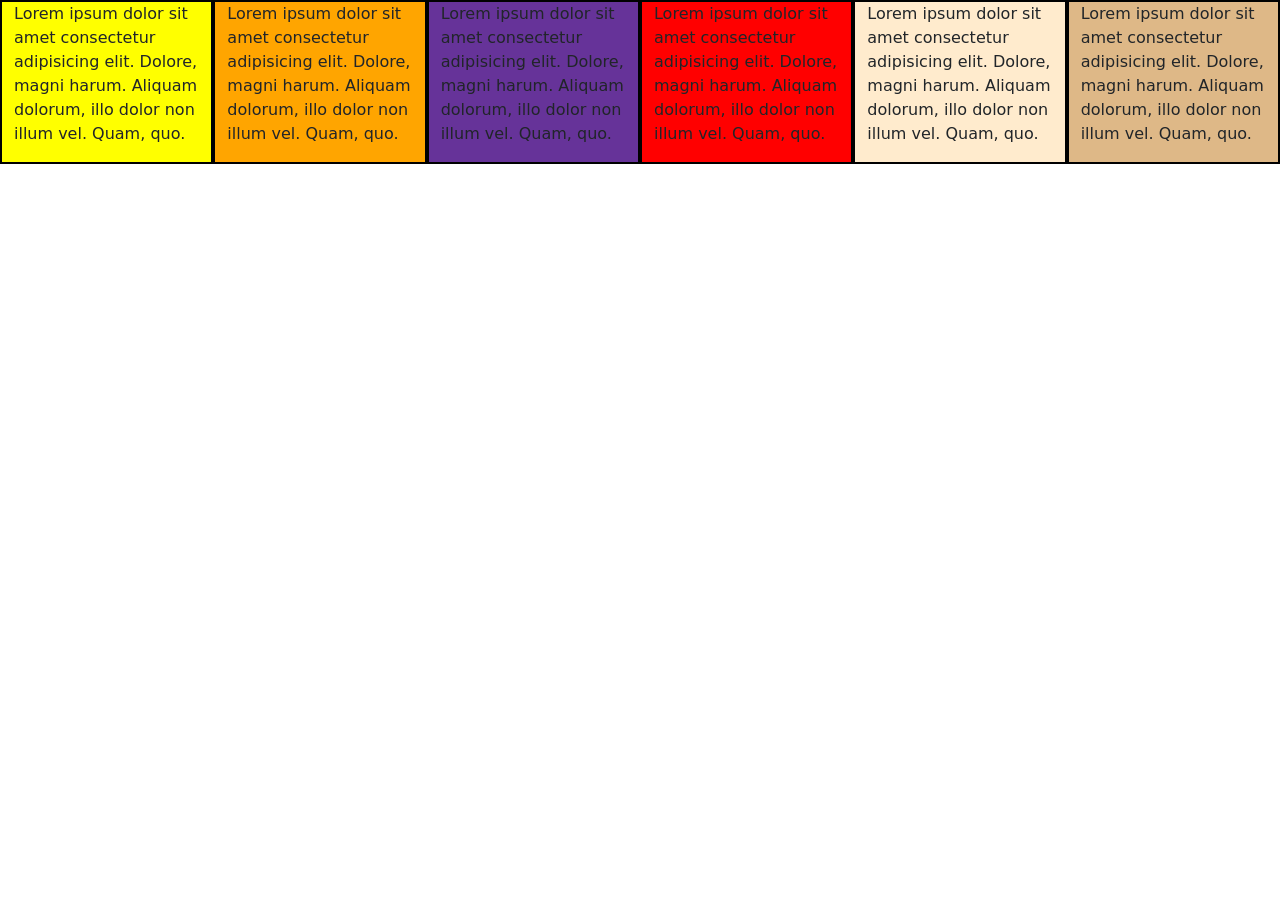
<file: HTML+CSS+Bootstrap Practise/03Bootstrap/index.html>
<!DOCTYPE html>
<html lang="en">

<head>
    <meta charset="UTF-8">
    <meta name="viewport" content="width=device-width, initial-scale=1.0">
    <title>Bootstrap</title>
    <link href="https://cdn.jsdelivr.net/npm/bootstrap@5.3.8/dist/css/bootstrap.min.css" rel="stylesheet"
        integrity="sha384-sRIl4kxILFvY47J16cr9ZwB07vP4J8+LH7qKQnuqkuIAvNWLzeN8tE5YBujZqJLB" crossorigin="anonymous">
    <link rel="stylesheet" href="style.css">
</head>

<body>


    <div class="container-fluid">
        <div class="row">
            <div class="box box-1 col-lg-3 col-md-4 col-sm-6 col-12 col-xl-2 col-xxl-1 col-12">
                <p>Lorem ipsum dolor sit amet consectetur adipisicing elit. Dolore, magni harum. Aliquam dolorum, illo
                    dolor non illum vel. Quam, quo.</p>
            </div>
            <div class="box box-2 col-lg-3 col-md-4 col-sm-6 col-12 col-xl-2 col-xxl-1 col-12">
                <p>Lorem ipsum dolor sit amet consectetur adipisicing elit. Dolore, magni harum. Aliquam dolorum, illo
                    dolor non illum vel. Quam, quo.</p>
            </div>
            <div class="box box-3 col-lg-3 col-md-4 col-sm-6 col-12 col-xl-2 col-xxl-1 col-12">
                <p>Lorem ipsum dolor sit amet consectetur adipisicing elit. Dolore, magni harum. Aliquam dolorum, illo
                    dolor non illum vel. Quam, quo.</p>
            </div>
            <div class="box box-4 col-lg-3 col-md-4 col-sm-6 col-12 col-xl-2 col-xxl-1 col-12">
                <p>Lorem ipsum dolor sit amet consectetur adipisicing elit. Dolore, magni harum. Aliquam dolorum, illo
                    dolor non illum vel. Quam, quo.</p>
            </div>
            <div class="box box-5 col-lg-3 col-md-4 col-sm-6 col-12 col-xl-2 col-xxl-1 col-12">
                <p>Lorem ipsum dolor sit amet consectetur adipisicing elit. Dolore, magni harum. Aliquam dolorum, illo
                    dolor non illum vel. Quam, quo.</p>
            </div>
            <div class="box box-6 col-lg-3 col-md-4 col-sm-6 col-12 col-xl-2 col-xxl-1 col-12">
                <p>Lorem ipsum dolor sit amet consectetur adipisicing elit. Dolore, magni harum. Aliquam dolorum, illo
                    dolor non illum vel. Quam, quo.</p>
            </div>
        </div>
    </div>



    <script src="https://cdn.jsdelivr.net/npm/bootstrap@5.3.8/dist/js/bootstrap.bundle.min.js"
        integrity="sha384-FKyoEForCGlyvwx9Hj09JcYn3nv7wiPVlz7YYwJrWVcXK/BmnVDxM+D2scQbITxI" crossorigin="anonymous">
    </script>
</body>

</html>
</file>
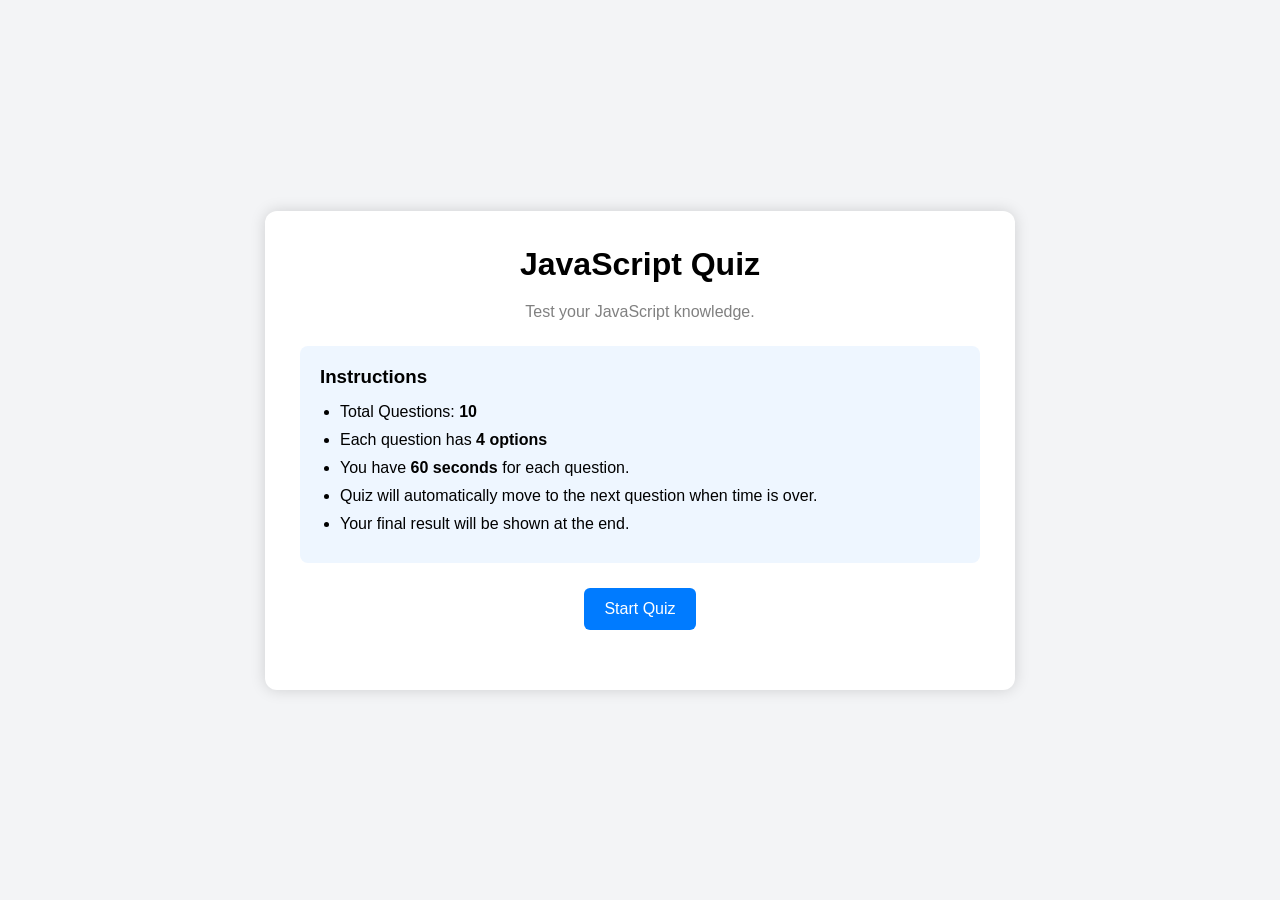
<file: Javascript AtoZ/Practice_Project_1/index.html>
<!DOCTYPE html>
<html lang="en">
<head>
    <meta charset="UTF-8">
    <meta name="viewport" content="width=device-width, initial-scale=1.0">
    <title>JavaScript Quiz App</title>
    <link rel="stylesheet" href="./style.css">
</head>
<body>

    <!-- Start Screen -->
    <div class="container" id="startScreen">

        <h1>JavaScript Quiz</h1>

        <p>
            Test your JavaScript knowledge.
        </p>

        <div class="instructions">

            <h3>Instructions</h3>

            <ul>
                <li>Total Questions: <strong>10</strong></li>
                <li>Each question has <strong>4 options</strong></li>
                <li>You have <strong>60 seconds</strong> for each question.</li>
                <li>Quiz will automatically move to the next question when time is over.</li>
                <li>Your final result will be shown at the end.</li>

            </ul>

        </div>

        <button id="startBtn">
            Start Quiz
        </button>

    </div>


    <!-- Quiz Screen -->

    <div class="container hidden" id="quizScreen">

        <div class="top">

            <h3 id="questionNumber">
                Question 1 / 10
            </h3>

            <h3 id="timer">
                60
            </h3>

        </div>


        <div class="progressBar">

            <div id="progress"></div>

        </div>


        <h2 id="question">

            Question will appear here

        </h2>


        <div id="options">

            <!-- Options will come from JavaScript -->

        </div>


        <div class="navigation">

            <button id="prevBtn">
                Previous
            </button>

            <button id="nextBtn">
                Next
            </button>

        </div>

    </div>



    <!-- Result Screen -->

    <div class="container hidden" id="resultScreen">

        <h1>
            Quiz Finished 🎉
        </h1>

        <div class="resultBox">

            <h2 id="score"></h2>

            <h3 id="correct"></h3>

            <h3 id="wrong"></h3>

            <h3 id="unanswered"></h3>

            <h3 id="percentage"></h3>

        </div>


        <div id="review">

            <!-- Review answers here -->

        </div>

        <button id="restartBtn">

            Restart Quiz

        </button>

    </div>

    <script src="./script.js"></script>
</body>
</html>
</file>
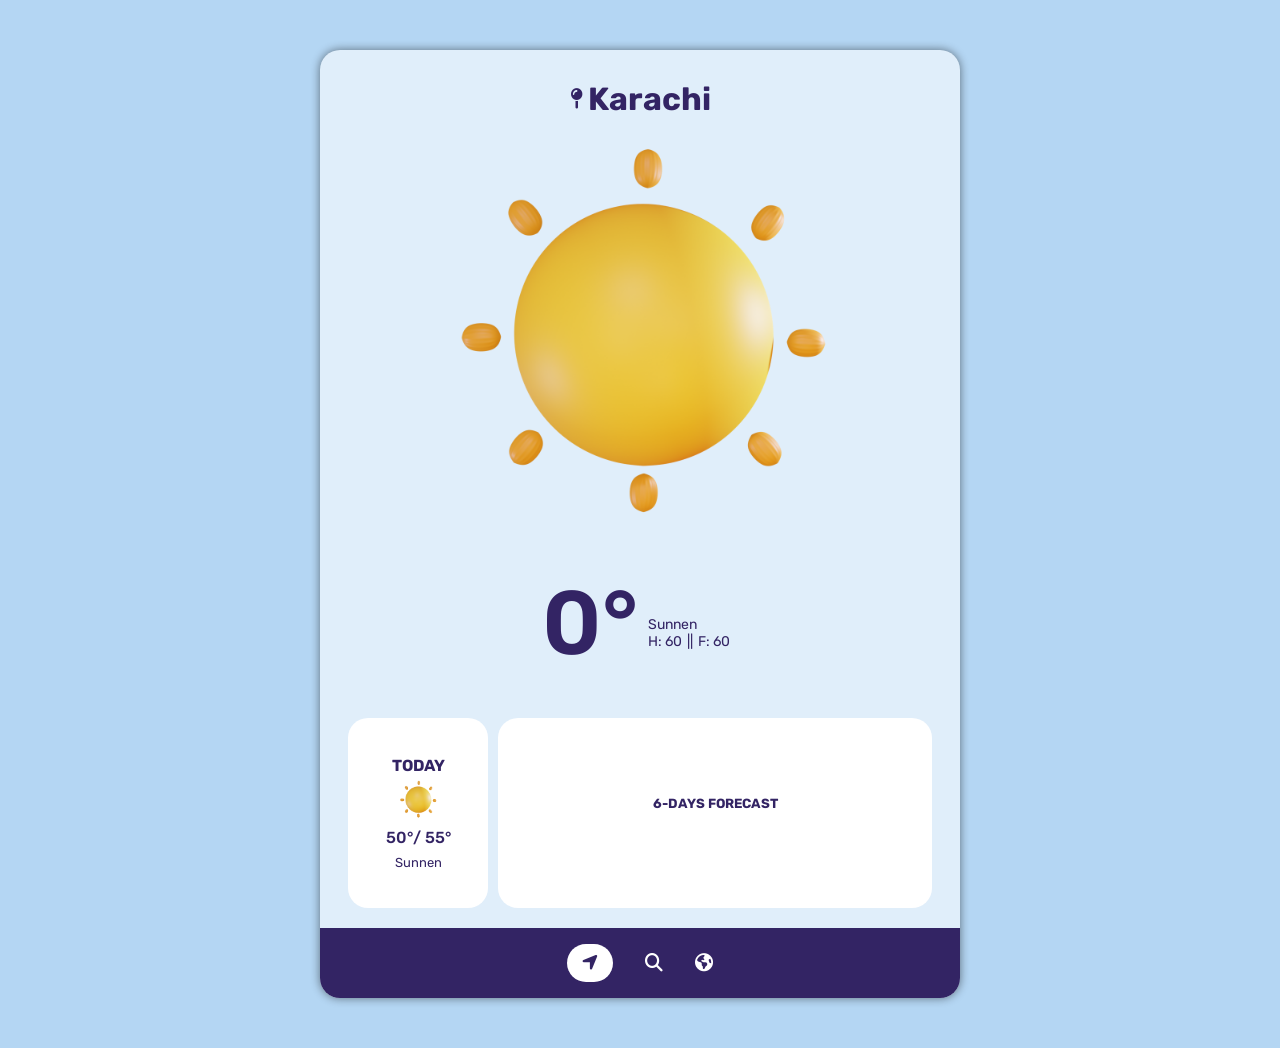
<file: Javascript AtoZ/Javasript Projects/01-WeatherApp-Project/index.html>
<!DOCTYPE html>
<html lang="en">
  <head>
    <meta charset="UTF-8" />
    <meta name="viewport" content="width=device-width, initial-scale=1.0" />
    <!-- links -->
    <link rel="icon" type="png" href="img/icon.png" />
    <link
      rel="stylesheet"
      href="https://cdnjs.cloudflare.com/ajax/libs/font-awesome/6.4.0/css/all.min.css"
    />
    <link rel="stylesheet" href="css/style.css" />
    <!-- Title -->
    <title>Weather App</title>
  </head>

  <body>
    <!-- main section -->
    <div id="screen">
      <!-- city name -->
      <div class="city-name">
          <i class="fa-solid fa-map-pin"></i>
          <h1 id="city-name">Karachi</h1>
        </div>
        <!-- weather icon -->
        <div class="weather-icon-css">
          <img class="weather-icon" src="img/sun.png" />
        </div>
        <!-- weather details -->
        <div class="weather-description">
          <div class="show-metric" id="metric">0°</div>
          <div class="weather-details">
            <div class="weather-main" id="weather-main">Sunnen</div>
            <div class="h-f">
              <div class="show-humidity">H: <span id="humidity">60</span></div>
              ||
              <div class="show-humidity">
                F: <span id="feels-like">60</span>
              </div>
            </div>
          </div>
        </div>
        <!-- Today-forecast -->
        <div class="forcasts-box">
          <div class="today-forecast">
            <h4>TODAY</h4>
            <div class="weather-icon-today">
              <img class="weather-icons" src="img/sun.png" />
            </div>
            <div class="temp-today">
              <span id="temp-min-today">50°</span><span>/ </span
              ><span id="temp-max-today">55°</span>
            </div>
            <div class="weather-main-today" id="weather-main">Sunnen</div>
          </div>

          <!-- 5day Forecast -->
          <div class="future-forecast">
            <h5>6-DAYS FORECAST</h5>
            <div id="future-forecast-box"></div>
          </div>
        </div>
        <!-- nav section -->
        <nav>
          <ul>
            <li>
              <a class="active" href="index.html"
                ><i class="fa-solid fa-location-arrow"></i
              ></a>
            </li>
            <li>
              <a href="search.html"
                ><i class="fa-solid fa-magnifying-glass"></i
              ></a>
            </li>
            <li>
              <a href="world.html"><i class="fa-solid fa-earth-americas"></i></a>
            </li>
          </ul>
        </nav>
      </div>
      <!-- script -->
    <script src="js/main.js"></script>
  </body>
  </html>
</file>
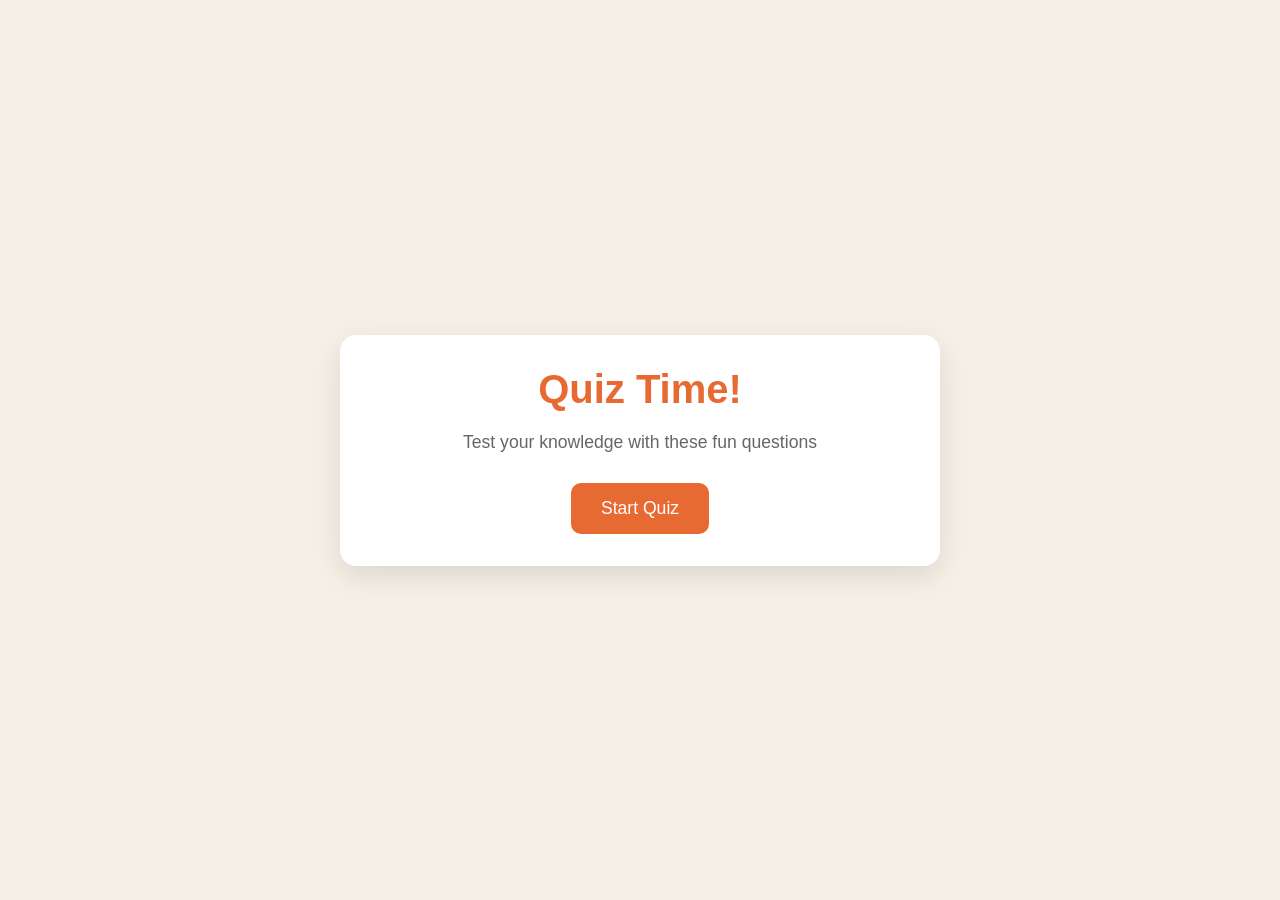
<file: Javascript AtoZ/Javasript Projects/1-Quiz-Game/index.html>
<!DOCTYPE html>
<html lang="en">
  <head>
    <meta charset="UTF-8" />
    <meta name="viewport" content="width=device-width, initial-scale=1.0" />
    <title>Quiz Game</title>
    <link rel="stylesheet" href="style.css" />
  </head>
  <body>
    <div class="container">
      <div class="screen active" id="start-screen">
        <h1>Quiz Time!</h1>
        <p>Test your knowledge with these fun questions</p>
        <button id="start-btn">Start Quiz</button>
      </div>

      <div class="screen" id="quiz-screen">
        <div class="quiz-header">
          <h2 id="question-text">Question goes here</h2>
          <div class="quiz-info">
            <p>
              Question <span id="current-question">1</span> of <span id="total-questions">5</span>
            </p>

            <p>Score: <span id="score">0</span></p>
          </div>
        </div>

        <div id="answers-container" class="answers-container">
          <!-- Answer buttons will be insterted here from our js code later at some point -->
        </div>

        <div class="progress-bar">
          <div id="progress" class="progress"></div>
        </div>
      </div>

      <div id="result-screen" class="screen">
        <h1>Quiz Results</h1>
        <div class="result-info">
          <p>You scored <span id="final-score">0</span> out of <span id="max-score">5</span></p>

          <div id="result-message">Good job!</div>
        </div>
        <button id="restart-btn">Restart Quiz</button>
      </div>
    </div>

    <script src="script.js"></script>
  </body>
</html>
</file>
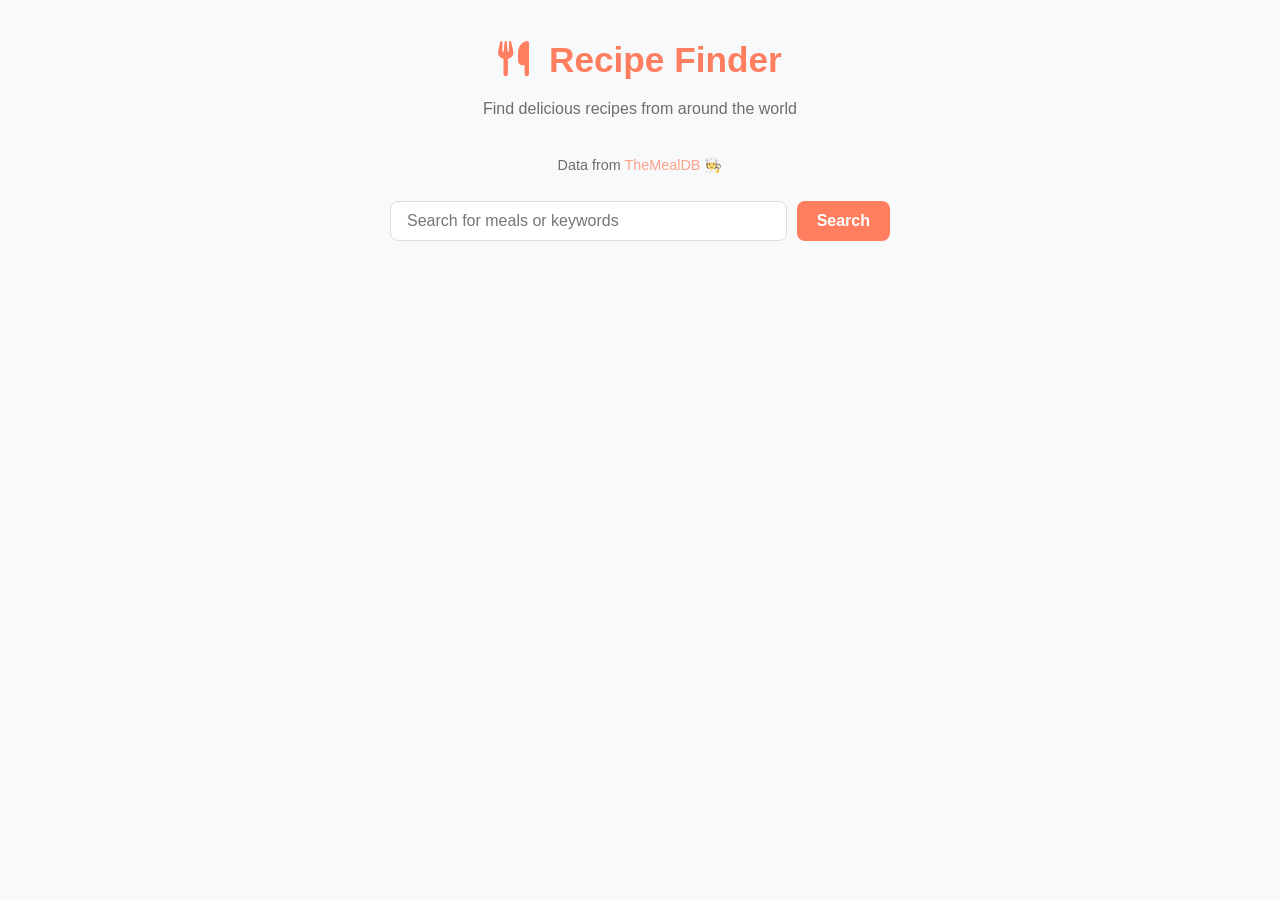
<file: Javascript AtoZ/Javasript Projects/12-Recipe-Finder/index.html>
<!DOCTYPE html>
<html lang="en">
  <head>
    <meta charset="UTF-8" />
    <meta name="viewport" content="width=device-width, initial-scale=1.0" />
    <title>Recipe Finder App</title>
    <link rel="stylesheet" href="style.css" />
    <link
      rel="stylesheet"
      href="https://cdnjs.cloudflare.com/ajax/libs/font-awesome/6.7.2/css/all.min.css"
      integrity="sha512-Evv84Mr4kqVGRNSgIGL/F/aIDqQb7xQ2vcrdIwxfjThSH8CSR7PBEakCr51Ck+w+/U6swU2Im1vVX0SVk9ABhg=="
      crossorigin="anonymous"
      referrerpolicy="no-referrer"
    />
  </head>
  <body>
    <div class="container">
      <header>
        <h1><i class="fas fa-utensils"></i> Recipe Finder</h1>
        <p>Find delicious recipes from around the world</p>
      </header>

      <p class="api-link">Data from <a href="https://www.themealdb.com/api.php">TheMealDB 🧑‍🍳</a></p>

      <div class="search-container">
        <input type="text" id="search-input" placeholder="Search for meals or keywords" />
        <button id="search-btn">Search</button>
      </div>

      <div id="error-container" class="hidden">
        <p>No meals found. Try another search term!</p>
      </div>

      <div id="result-heading"></div>

      <div id="meals" class="meals-container"></div>

      <div id="meal-details" class="hidden">
        <button id="back-btn"><i class="fas fa-arrow-left"></i> Back to recipes</button>

        <div class="meal-details-content"></div>
      </div>
    </div>

    <script src="script.js"></script>
  </body>
</html>
</file>
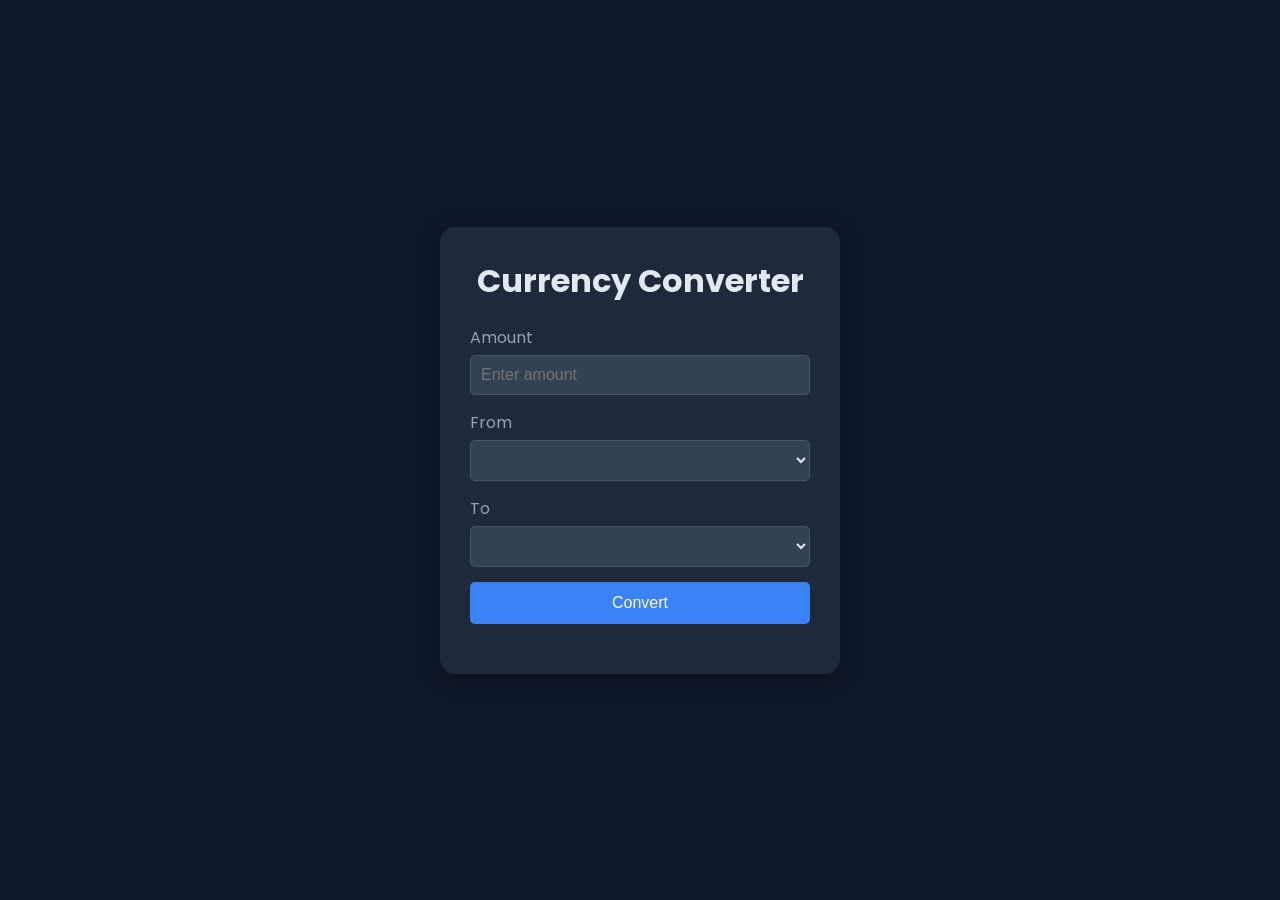
<file: Javascript AtoZ/Javasript Projects/13-Currency-Converter/index.html>
<!DOCTYPE html>
<html lang="en">
  <head>
    <meta charset="UTF-8" />
    <meta name="viewport" content="width=device-width, initial-scale=1.0" />
    <title>Curreny Converter App</title>
    <link rel="stylesheet" href="style.css" />
    <link
      href="https://fonts.googleapis.com/css?family=Poppins:100,100italic,200,200italic,300,300italic,regular,italic,500,500italic,600,600italic,700,700italic,800,800italic,900,900italic"
      rel="stylesheet"
    />
  </head>
  <body>
    <div class="container">
      <h1>Currency Converter</h1>

      <form id="converter-form">
        <div class="form-group">
          <label for="amount">Amount</label>
          <input type="number" id="amount" placeholder="Enter amount" required />
        </div>

        <div class="form-group">
          <label for="from-currency">From</label>
          <select id="from-currency">
            <!-- Currency options will be inserted from our api -->
          </select>
        </div>

        <div class="form-group">
          <label for="to-currency">To</label>
          <select id="to-currency">
            <!-- Currency options will be inserted from our api -->
          </select>
        </div>

        <button type="submit">Convert</button>
      </form>

      <div id="result"></div>
    </div>

    <script src="script.js"></script>
  </body>
</html>
</file>
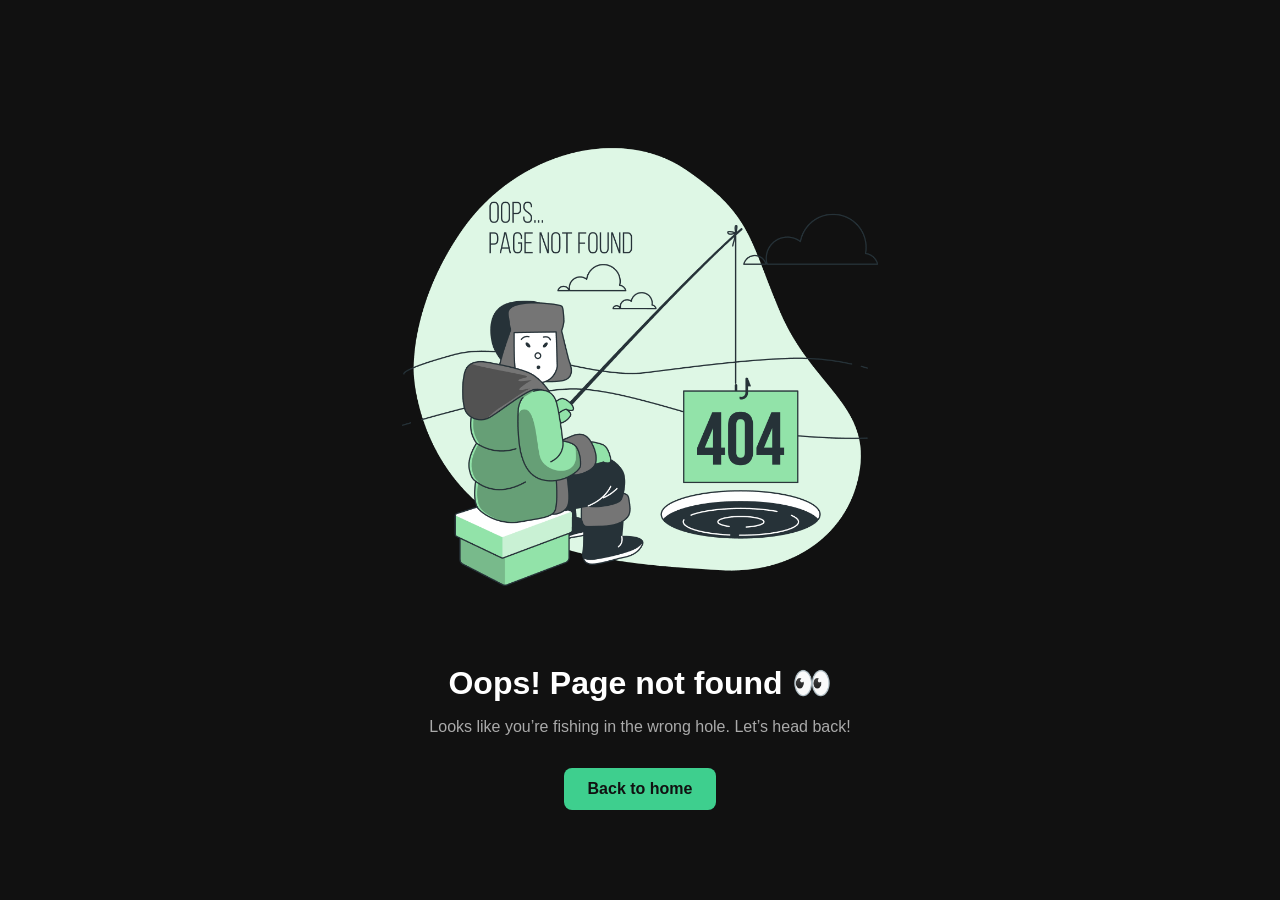
<file: Javascript AtoZ/Javasript Projects/15-404-Page/index.html>
<!DOCTYPE html>
<html lang="en">
  <head>
    <meta charset="UTF-8" />
    <meta name="viewport" content="width=device-width, initial-scale=1.0" />
    <title>Custom 404 Page</title>
    <link rel="stylesheet" href="style.css" />
  </head>
  <body>
    <img src="404.png" alt="404 illustration" />
    <h1>Oops! Page not found 👀</h1>
    <p>Looks like you’re fishing in the wrong hole. Let’s head back!</p>
    <a href="#">Back to home</a>
  </body>
</html>
</file>
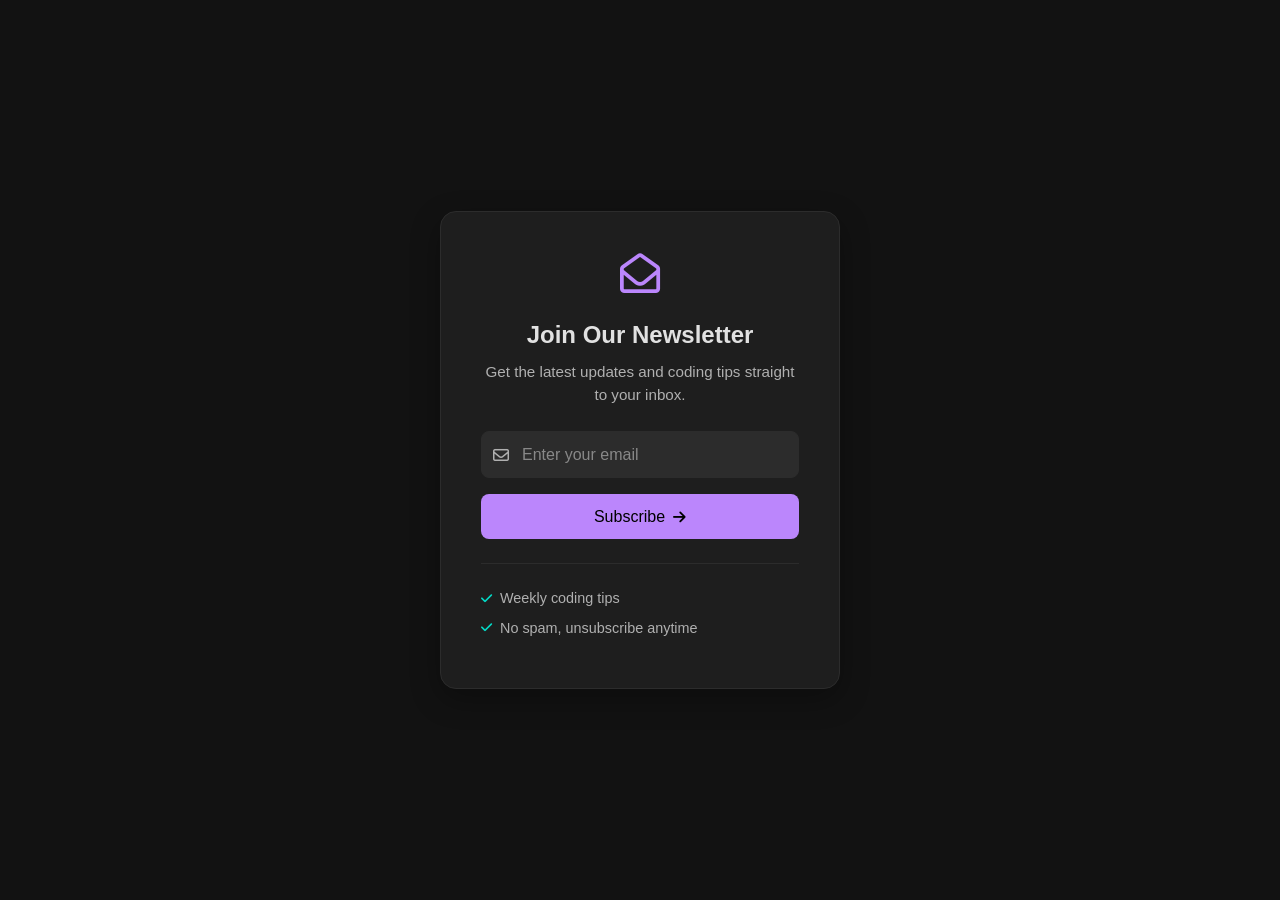
<file: Javascript AtoZ/Javasript Projects/16-Newsletter-Signup/index.html>
<!DOCTYPE html>
<html lang="en">
  <head>
    <meta charset="UTF-8" />
    <meta name="viewport" content="width=device-width, initial-scale=1.0" />
    <title>Newsletter UI</title>
    <link rel="stylesheet" href="style.css" />
    <link
      rel="stylesheet"
      href="https://cdnjs.cloudflare.com/ajax/libs/font-awesome/6.7.2/css/all.min.css"
      integrity="sha512-Evv84Mr4kqVGRNSgIGL/F/aIDqQb7xQ2vcrdIwxfjThSH8CSR7PBEakCr51Ck+w+/U6swU2Im1vVX0SVk9ABhg=="
      crossorigin="anonymous"
      referrerpolicy="no-referrer"
    />
  </head>
  <body>
    <div class="signup-container">
      <div class="icon-container">
        <i class="far fa-envelope-open"></i>
      </div>
      <h2>Join Our Newsletter</h2>
      <p>Get the latest updates and coding tips straight to your inbox.</p>

      <form>
        <div class="input-group">
          <i class="far fa-envelope"></i>
          <input type="email" required placeholder="Enter your email" />
        </div>

        <button>Subscribe <i class="fas fa-arrow-right"></i></button>
      </form>

      <div class="benefits">
        <p class="benefit-item"><i class="fas fa-check"></i> Weekly coding tips</p>
        <p class="benefit-item"><i class="fas fa-check"></i> No spam, unsubscribe anytime</p>
      </div>
    </div>
  </body>
</html>
</file>
<file: HTML+CSS+Bootstrap Practise/03Bootstrap/style.css>
.heading{
    border: 2px solid black;
}
.box{
    border: 2px solid black;
}
.box-1{
    background-color: yellow;
}
.box-2{
    background-color: orange;
}
.box-3{
    background-color: rebeccapurple;
}
.box-4{
    background-color: red;
}
.box-5{
    background-color:blanchedalmond;
}
.box-6{
    background-color: burlywood;
}
</file>
<file: Javascript AtoZ/Practice_Project_1/style.css>
*{
    margin:0;
    padding:0;
    box-sizing:border-box;
    font-family:Arial, Helvetica, sans-serif;
}

body{
    background:#f3f4f6;
    display:flex;
    justify-content:center;
    align-items:center;
    min-height:100vh;
    padding:20px;
}

.container{
    width:750px;
    background:white;
    border-radius:12px;
    padding:35px;
    box-shadow:0 0 15px rgba(0,0,0,.15);
}

.hidden{
    display:none;
}

h1{
    text-align:center;
    margin-bottom:20px;
}

p{
    text-align:center;
    margin-bottom:25px;
    color:gray;
}

.instructions{
    background:#eef6ff;
    padding:20px;
    border-radius:8px;
    margin-bottom:25px;
}

.instructions h3{
    margin-bottom:15px;
}

.instructions ul{
    padding-left:20px;
}

.instructions li{
    margin-bottom:10px;
}

button{
    cursor:pointer;
    border:none;
    border-radius:6px;
    padding:12px 20px;
    transition:.3s;
    font-size:16px;
}

#startBtn,
#restartBtn{
    display:block;
    margin:25px auto;
    background:#007bff;
    color:white;
}

#startBtn:hover,
#restartBtn:hover{
    background:#0056b3;
}

.top{
    display:flex;
    justify-content:space-between;
    align-items:center;
    margin-bottom:20px;
}

#timer{
    color:red;
    font-size:24px;
    font-weight:bold;
}

.progressBar{
    width:100%;
    height:12px;
    background:#ddd;
    border-radius:20px;
    overflow:hidden;
    margin-bottom:25px;
}

#progress{
    width:0%;
    height:100%;
    background:#28a745;
    transition:.4s;
}

#question{
    margin-bottom:25px;
    line-height:1.5;
}

#options{
    display:flex;
    flex-direction:column;
    gap:15px;
}

.option{
    width:100%;
    text-align:left;
    background:white;
    border:2px solid #ccc;
    padding:15px;
    font-size:17px;
}

.option:hover{
    background:#007bff;
    color:white;
    border-color:#007bff;
}

.option.selected{
    background:#28a745;
    color:white;
    border-color:#28a745;
}

.navigation{
    display:flex;
    justify-content:space-between;
    margin-top:30px;
}

.navigation button{
    background:#007bff;
    color:white;
}

.navigation button:hover{
    background:#0056b3;
}

.resultBox{
    background:#eef6ff;
    padding:25px;
    border-radius:8px;
    margin-bottom:30px;
}

.resultBox h2,
.resultBox h3{
    margin-bottom:15px;
}

.reviewItem{
    background:#fafafa;
    border-left:5px solid #007bff;
    padding:20px;
    margin-bottom:20px;
}

.reviewItem h3{
    margin-bottom:10px;
}

.correctAnswer{
    color:green;
    font-weight:bold;
}

.wrongAnswer{
    color:red;
    font-weight:bold;
}

@media(max-width:768px){

    .container{
        width:100%;
        padding:20px;
    }

    h1{
        font-size:28px;
    }

    #question{
        font-size:22px;
    }

    .option{
        font-size:15px;
        padding:12px;
    }

    .navigation{
        flex-direction:column;
        gap:15px;
    }

    .navigation button{
        width:100%;
    }

}
</file>
<file: Javascript AtoZ/Javasript Projects/01-WeatherApp-Project/css/style.css>
@import url("https://fonts.googleapis.com/css2?family=Rubik:ital,wght@0,300..900;1,300..900&display=swap");
* {
  padding: 0;
  margin: 0;
  box-sizing: border-box;
  list-style: none;
  font-family: "Rubik", sans-serif;
}
:root {
  --font-color-main: #332464;
  --white-color: #fff;
}
body {
  background-color: #B4D6F3;
}

#screen {
  background-color: #E0EEFA;
  width: 100%;
  height: 100%;
}
nav {
  width: 100%;
  display: flex;
  justify-content: center;
  align-items: center;
  height: 70px;
  background-color: var(--font-color-main);
}
nav ul {
  display: flex;
  gap: 2pc;
}
nav ul li a {
  color: var(--white-color);
  font-size: 18px;
}
.active {
  background-color: var(--white-color);
  color: var(--font-color-main);
  border-radius: 100px;
  padding: 8px 15px;
}
/*  */
.city-name {
  color: var(--font-color-main);
  display: flex;
  justify-content: center;
  align-items: center;
  padding-top: 30px;
  gap: 5px;
}
.city-name i {
  font-size: 20px;
}
.weather-icon-css {
  display: flex;
  justify-content: center;
  align-items: center;
  width: 100%;
  height: 350px;
  margin-top: 10px;
}

.weather-icon-css img {
  width: 80%;
  animation: float 3s ease-in-out infinite;
}

@keyframes float {
  0%, 100% { transform: translateY(0); }
  50% { transform: translateY(-10px); }
}
.weather-description {
  height: 150px;
  margin-top: 20px;
  display: flex;
  align-items: center;
  color: var(--font-color-main);
}
.show-metric {
  padding-left: 30px;
  font-size: 90px;
  font-weight: 550;
}
.weather-details {
  font-size: 14px;
  margin: 50px 20px 30px 10px;
  width: 100px;
  display: flex;
  flex-direction: column;
}
.weather-details .h-f {
  display: flex;
  gap: 5px;
}
.forcasts-box {
  display: flex;
  justify-content: center;
  align-items: center;
  padding: 20px 10px;
  color: var(--font-color-main);
}
.today-forecast {
  width: 110px;
  height: 190px;
  border-radius: 20px;
  display: flex;
  gap: 5px;
  flex-direction: column;
  justify-content: center;
  align-items: center;
  background-color: var(--white-color);
}
.weather-icon-today img {
  width: 40px;
}
.temp-today {
  font-weight: 500;
}
.weather-main-today {
  padding: 3px 0 0 0;
  font-size: 13px;
  text-align: center;
}
.future-forecast {
  width: 70%;
  height: 190px;
  display: flex;
  justify-content: center;
  align-items: center;
  flex-direction: column;
  margin-left: 10px;
  border-radius: 20px;
  background-color: var(--white-color);
}
#future-forecast-box {
  display: grid;
  grid-auto-flow: column;
  overflow-y: auto;
  gap: 10px;
  width: 95%;
  padding: 10px 12px;
  overscroll-behavior-x: contain;
}
.weather-forecast-box {
  width: 70px;
  height: 110px;
  border-radius: 15px;
  display: flex;
  text-align: center;
  flex-direction: column;
  justify-content: center;
  align-items: center;
  gap: 2px;
  flex-shrink: 0;
  align-items: center;
  border: 1px solid var(--font-color-main);
  transition: all 0.3s ease-in-out;
}
.weather-forecast-box:hover {
  transform: translateY(-5px);
}
.day-weather {
  font-size: 15px;
}
.weather-icon-forecast img {
  width: 30px;
}
.temp-weather {
  font-size: 12px;
}
.weather-main-forecast {
  font-size: 12px;
}

@media screen and (min-width: 430px) {
  #screen {
    max-width: 50%;
    min-width: 450px;
    height: 100%;
    margin: 50px auto;
    border-radius: 20px;
    box-shadow: 0 0 10px rgba(0, 0, 0, 0.494);
  }
  nav{
    border-radius: 0 0 20px 20px;
  }
  .city-name{
    margin-top: 20px;
  }
  .weather-icon-css {
    width: 100%;
    height: 350px;
    margin-top: 40px;
  }
  .weather-icon-css img {
    width: 25rem;
  }
  .weather-description {
   display: flex;
    align-items: center;
    justify-content: center;
    margin-top: 40px;
  }
  .today-forecast{
    width: 140px;
  }
  .forcasts-box{
    justify-content: center;
    align-items: center;
  }
  .future-forecast{
    display: flex;
    justify-content: center;
    align-items: center;
    flex-direction: column;
  }
  .future-forecast {
    width: 60%;
    min-width: 70%;
  }
  .weather-forecast-box{
    width: 100px;
    min-width: 80px;
    height: 120px;
    border-radius: 20px;
    gap: 2px;
    border: 1px solid var(--font-color-main);
  }
}
</file>
<file: Javascript AtoZ/Javasript Projects/1-Quiz-Game/style.css>
/* Basic Reset */

* {
  margin: 0;
  padding: 0;
  box-sizing: border-box;
}

body {
  background: #f5efe6;
  display: flex;
  justify-content: center;
  align-items: center;
  min-height: 100vh;
  padding: 1rem;
  font-family: sans-serif;
}

.container {
  background-color: white;
  border-radius: 1rem;
  box-shadow: 0 10px 30px rgba(0, 0, 0, 0.1);
  width: 100%;
  max-width: 600px;
  overflow: hidden;
  position: relative;
}

/* SCREENS */
.screen {
  display: none;
  padding: 2rem;
  text-align: center;
}

.screen.active {
  display: block;
}

/* START SCREEN */

#start-screen h1 {
  color: #e86a33;
  margin-bottom: 20px;
  font-size: 2.5rem;
}

#start-screen p {
  color: #666;
  margin-bottom: 30px;
  font-size: 1.1rem;
}

.quiz-header {
  margin-bottom: 1rem;
}

#question-text {
  color: #333;
  font-size: 1.5rem;
  margin-bottom: 1rem;
  line-height: 1.4;
}

.quiz-info {
  display: flex;
  justify-content: space-between;
  color: #666;
  margin-bottom: 10px;
}

.answers-container {
  display: flex;
  flex-direction: column;
  gap: 10px;
  margin-bottom: 25px;
}

.answer-btn {
  background-color: #f8f0e5;
  color: #333;
  border: 2px solid #eadbc8;
  border-radius: 10px;
  padding: 1rem;
  cursor: pointer;
  text-align: left;
  transition: all 0.3s ease;
}

.answer-btn:hover {
  background-color: #eadbc8;
  border-color: #dac0ae;
}

.answer-btn.correct {
  background-color: #e6fff0;
  border-color: #a3f0c4;
  color: #28a745;
}

.answer-btn.incorrect {
  background-color: #fff0f0;
  border-color: #ffbdbd;
  color: #dc3545;
}

.progress-bar {
  height: 10px;
  background-color: #f8f0e5;
  border-radius: 5px;
  overflow: hidden;
  margin-top: 20px;
}

.progress {
  height: 100%;
  background-color: #e86a33;
  width: 0%;
  transition: width 0.3s ease;
}

/* RESULT SCREEN */

#result-screen h1 {
  color: #e86a33;
  margin-bottom: 30px;
}

.result-info {
  background-color: #f8f0e5;
  border-radius: 10px;
  padding: 20px;
  margin-bottom: 30px;
}

.result-info p {
  font-size: 1.2rem;
  color: #333;
  margin-bottom: 1rem;
}

#result-message {
  font-size: 1.5rem;
  font-weight: 600;
  color: #e86a33;
}

button {
  background-color: #e86a33;
  color: white;
  border: none;
  border-radius: 10px;
  padding: 15px 30px;
  font-size: 1.1rem;
  cursor: pointer;
  transition: background-color 0.3s ease;
}

button:hover {
  background-color: #d45b28;
}

/* RESPONSIVE DESIGN */
@media (max-width: 500px) {
  /* when we hit 500px and below, implement the styles below */

  .screen {
    padding: 1rem;
  }

  #start-screen h1 {
    font-size: 2rem;
  }

  #question-text {
    font-size: 1.3rem;
  }

  .answer-btn {
    padding: 12px;
  }

  button {
    padding: 12px 25px;
    font-size: 1rem;
  }
}
</file>
<file: Javascript AtoZ/Javasript Projects/12-Recipe-Finder/style.css>
* {
  margin: 0;
  padding: 0;
  box-sizing: border-box;
}

/* Color Palette */
:root {
  --primary: #ff7e5f;
  --primary-dark: #eb5e41;
  --primary-light: #ffb199;
  --secondary: #0ba360;
  --text-dark: #333333;
  --text-light: #f8f9fa;
  --background: #ffffff;
  --background-light: #f8f9fa;
  --card-bg: #ffffff;
  --border-radius: 8px;
  --shadow: 0 2px 4px rgba(0, 0, 0, 0.1);
  --transition: all 0.3s ease;
}

body {
  font-family: sans-serif;
  background-color: var(--background-light);
  color: var(--text-dark);
  line-height: 1.6;
}

.container {
  width: 100%;
  max-width: 1000px;
  margin: 0 auto;
  padding: 2rem 1rem;
}

header {
  text-align: center;
  margin-bottom: 2rem;
}

h1 {
  font-size: 2.2rem;
  color: var(--primary);
  margin-bottom: 0.5rem;
}

h1 i {
  margin-right: 10px;
}

header p {
  color: var(--text-dark);
  opacity: 0.7;
}

.search-container {
  display: flex;
  margin-bottom: 2rem;
  gap: 10px;
  max-width: 500px;
  margin-left: auto;
  margin-right: auto;
}

input[type="text"] {
  flex: 1;
  padding: 10px 16px;
  font-size: 1rem;
  border-radius: var(--border-radius);
  border: 1px solid #ddd;
  background-color: var(--background);
  color: var(--text-dark);
  outline: none;
}

input[type="text"]:focus {
  border-color: var(--primary);
}

button {
  background-color: var(--primary);
  color: white;
  border: none;
  border-radius: var(--border-radius);
  padding: 0 20px;
  font-size: 1rem;
  font-weight: 600;
  cursor: pointer;
  transition: var(--transition);
}

button:hover {
  background-color: var(--primary-dark);
}

#result-heading {
  text-align: center;
  margin-bottom: 1.5rem;
  font-size: 1.2rem;
  color: var(--text-dark);
}

.meals-container {
  display: grid;
  grid-template-columns: repeat(auto-fill, minmax(250px, 1fr));
  gap: 1.5rem;
}

.meal {
  background-color: var(--card-bg);
  border-radius: var(--border-radius);
  box-shadow: var(--shadow);
  overflow: hidden;
  transition: var(--transition);
  cursor: pointer;
  position: relative;
}

.meal:hover {
  transform: translateY(-5px);
  box-shadow: 0 5px 10px rgba(0, 0, 0, 0.1);
}

.meal img {
  width: 100%;
  height: 180px;
  object-fit: cover;
}

.meal-info {
  padding: 1rem;
}

.meal-title {
  font-size: 1.1rem;
  margin-bottom: 0.5rem;
  color: var(--text-dark);
}

.meal-category {
  display: inline-block;
  background-color: var(--primary-light);
  color: var(--text-dark);
  padding: 3px 8px;
  font-size: 0.8rem;
  border-radius: 20px;
  margin-bottom: 10px;
}

#meal-details {
  background-color: var(--background);
  border-radius: var(--border-radius);
  box-shadow: var(--shadow);
  padding: 1.5rem;
  margin: 2rem 0;
}

#back-btn {
  margin-bottom: 1.5rem;
  background-color: transparent;
  color: var(--primary);
  border: 1px solid var(--primary);
  padding: 8px 16px;
}

#back-btn:hover {
  background-color: var(--primary);
  color: white;
}

.meal-details-content {
  display: flex;
  flex-direction: column;
  align-items: center;
}

.meal-details-img {
  width: 100%;
  max-width: 400px;
  border-radius: var(--border-radius);
  margin-bottom: 1.5rem;
}

.meal-details-title {
  font-size: 1.8rem;
  color: var(--primary);
  margin-bottom: 0.5rem;
  text-align: center;
}

.meal-details-category {
  margin-bottom: 1rem;
  text-align: center;
}

.meal-details-category span {
  background-color: var(--primary-light);
  padding: 4px 12px;
  border-radius: 20px;
  font-size: 0.9rem;
}

.meal-details-instructions {
  line-height: 1.7;
  margin-bottom: 1.5rem;
}

.meal-details-instructions h3 {
  margin-bottom: 0.5rem;
}

.ingredients-list {
  list-style-type: none;
  display: grid;
  grid-template-columns: repeat(auto-fill, minmax(180px, 1fr));
  gap: 8px;
  margin-bottom: 1.5rem;
  width: 100%;
}

.ingredients-list li {
  display: flex;
  align-items: center;
  padding: 6px 10px;
  background-color: var(--background-light);
  border-radius: var(--border-radius);
  font-size: 0.9rem;
}

.ingredients-list li i {
  color: var(--secondary);
  margin-right: 8px;
}

.youtube-link {
  display: inline-block;
  background-color: #ff0000;
  color: white;
  padding: 8px 16px;
  border-radius: 4px;
  text-decoration: none;
  font-weight: 600;
  margin-top: 1rem;
  font-size: 0.9rem;
}

.youtube-link i {
  margin-right: 8px;
}

#error-container {
  background-color: rgba(255, 126, 95, 0.1);
  border: 1px solid var(--primary);
  color: var(--primary-dark);
  padding: 1rem;
  border-radius: var(--border-radius);
  text-align: center;
  margin-bottom: 1.5rem;
}

.api-link {
  text-align: center;
  padding-bottom: 1.5rem;
  color: var(--text-dark);
  opacity: 0.7;
  font-size: 0.9rem;
}

.api-link a {
  color: var(--primary);
  text-decoration: none;
}

.hidden {
  display: none;
}

@media (max-width: 600px) {
  .search-container {
    flex-direction: column;
  }

  button#search-btn {
    width: 100%;
    padding: 10px;
  }

  .meals-container {
    grid-template-columns: 1fr;
  }

  .meal-details-img {
    max-width: 100%;
  }

  .ingredients-list {
    grid-template-columns: 1fr;
  }
}
</file>
<file: Javascript AtoZ/Javasript Projects/13-Currency-Converter/style.css>
* {
  margin: 0;
  padding: 0;
  box-sizing: border-box;
}

:root {
  --bg-primary: #0f172a;
  --bg-secondary: #1e293b;
  --bg-input: #334155;
  --text-primary: #e2e8f0;
  --text-secondary: #94a3b8;
  --border-color: #475569;
  --accent-primary: #3b82f6;
  --accent-hover: #2563eb;
}

body {
  background-color: var(--bg-primary);
  display: flex;
  justify-content: center;
  align-items: center;
  min-height: 100vh;
  padding: 20px;
  font-family: "Poppins", sans-serif;
}

.container {
  width: 100%;
  max-width: 400px;
  background-color: var(--bg-secondary);
  padding: 30px;
  border-radius: 15px;
  box-shadow: 0 4px 20px rgba(0, 0, 0, 0.3);
}

h1 {
  text-align: center;
  color: var(--text-primary);
  margin-bottom: 20px;
}

.form-group {
  margin-bottom: 15px;
}

label {
  display: block;
  margin-bottom: 5px;
  color: var(--text-secondary);
}

input,
select {
  width: 100%;
  padding: 10px;
  background-color: var(--bg-input);
  border: 1px solid var(--border-color);
  border-radius: 5px;
  font-size: 1rem;
  color: var(--text-primary);
}

input:focus,
select:focus {
  outline: none;
  border-color: var(--accent-primary);
  box-shadow: 0 0 0 2px rgba(59, 130, 246, 0.2);
}

button {
  width: 100%;
  padding: 12px;
  background-color: var(--accent-primary);
  color: #fff;
  border: none;
  border-radius: 5px;
  font-size: 1rem;
  cursor: pointer;
  transition: all 0.3s ease;
}

button:hover {
  background-color: var(--accent-hover);
  transform: translateY(-2px);
}

#result {
  margin-top: 20px;
  text-align: center;
  font-size: 1.2rem;
  color: var(--text-primary);
}
</file>
<file: Javascript AtoZ/Javasript Projects/15-404-Page/style.css>
* {
  margin: 0;
  padding: 0;
  box-sizing: border-box;
}

body {
  background-color: #111;
  color: #fff;
  display: flex;
  flex-direction: column;
  justify-content: center;
  align-items: center;
  height: 100vh;
  font-family: sans-serif;
}

img {
  width: 100%;
  max-width: 550px;
  margin-bottom: 1.5rem;
}

h1 {
  font-size: 2rem;
  margin-bottom: 1rem;
}

p {
  font-size: 1rem;
  color: #aaa;
  margin-bottom: 2rem;
}

a {
  background-color: #3ecf8e;
  color: #111;
  text-decoration: none;
  padding: 0.75rem 1.5rem;
  border-radius: 8px;
  font-weight: bold;
  transition: background-color 0.3s;
}

a:hover {
  background-color: #04fc8d;
}

@media (max-width: 600px) {
  img {
    max-width: 400px;
  }

  h1 {
    font-size: 1.5rem;
  }

  p {
    font-size: 0.9rem;
  }
}
</file>
<file: Javascript AtoZ/Javasript Projects/16-Newsletter-Signup/style.css>
* {
  box-sizing: border-box;
  margin: 0;
  padding: 0;
}

:root {
  --bg-color: #121212;
  --container-bg: #1e1e1e;
  --primary-color: #bb86fc;
  --secondary-color: #03dac6;
  --text-primary: #e1e1e1;
  --text-secondary: #b0b0b0;
  --border-color: #2c2c2c;
  --input-bg: #2c2c2c;
  --shadow-color: rgba(0, 0, 0, 0.3);
}

body {
  font-family: sans-serif;
  background-color: var(--bg-color);
  height: 100vh;
  display: flex;
  justify-content: center;
  align-items: center;
  color: var(--text-primary);
}

.signup-container {
  background-color: var(--container-bg);
  padding: 2.5rem;
  border-radius: 1rem;
  box-shadow: 0 10px 30px var(--shadow-color);
  text-align: center;
  max-width: 400px;
  width: 90%;
  border: 1px solid var(--border-color);
}

.icon-container {
  margin-bottom: 1.5rem;
  font-size: 2.5rem;
  color: var(--primary-color);
}

h2 {
  margin-bottom: 0.75rem;
  color: var(--text-primary);
  font-weight: 600;
  font-size: 1.5rem;
}

p {
  font-size: 0.95rem;
  color: var(--text-secondary);
  line-height: 1.5;
  margin-bottom: 1.5rem;
}

.input-group {
  margin-bottom: 1rem;
  position: relative;
}

.input-group i {
  position: absolute;
  left: 12px;
  top: 50%;
  transform: translateY(-50%);
  color: var(--text-secondary);
}

input {
  width: 100%;
  padding: 0.85rem 0.85rem 0.85rem 2.5rem;
  background-color: var(--input-bg);
  border: 1px solid var(--border-color);
  color: var(--text-primary);
  font-size: 1rem;
  transition: all 0.3s ease;
  border-radius: 8px;
}

input:focus {
  outline: none;
  border-color: var(--primary-color);
  box-shadow: 0 0 0 2px rgba(187, 134, 252, 0.25);
}

input::placeholder {
  color: var(--text-secondary);
  opacity: 0.7;
}

button {
  width: 100%;
  padding: 0.85rem;
  background-color: var(--primary-color);
  color: black;
  font-size: 1rem;
  font-weight: 500;
  border: none;
  border-radius: 8px;
  cursor: pointer;
  display: flex;
  justify-content: center;
  align-items: center;
  gap: 8px;
  transition: all 0.3s ease;
}

button:hover {
  background-color: #a66ae9;
  transform: translateY(-2px);
}

button i {
  font-size: 0.9rem;
  transition: transform 0.3s ease;
}

button:hover i {
  transform: translateX(3px);
}

.benefits {
  margin-top: 1.5rem;
  text-align: left;
  border-top: 1px solid var(--border-color);
  padding-top: 1.5rem;
}

.benefit-item {
  display: flex;
  align-items: center;
  gap: 8px;
  margin-bottom: 0.5rem;
  font-size: 0.9rem;
}

.benefit-item i {
  color: var(--secondary-color);
  font-size: 0.8rem;
}

@media (max-width: 500px) {
  .signup-container {
    padding: 2rem 1.5rem;
  }
}
</file>
